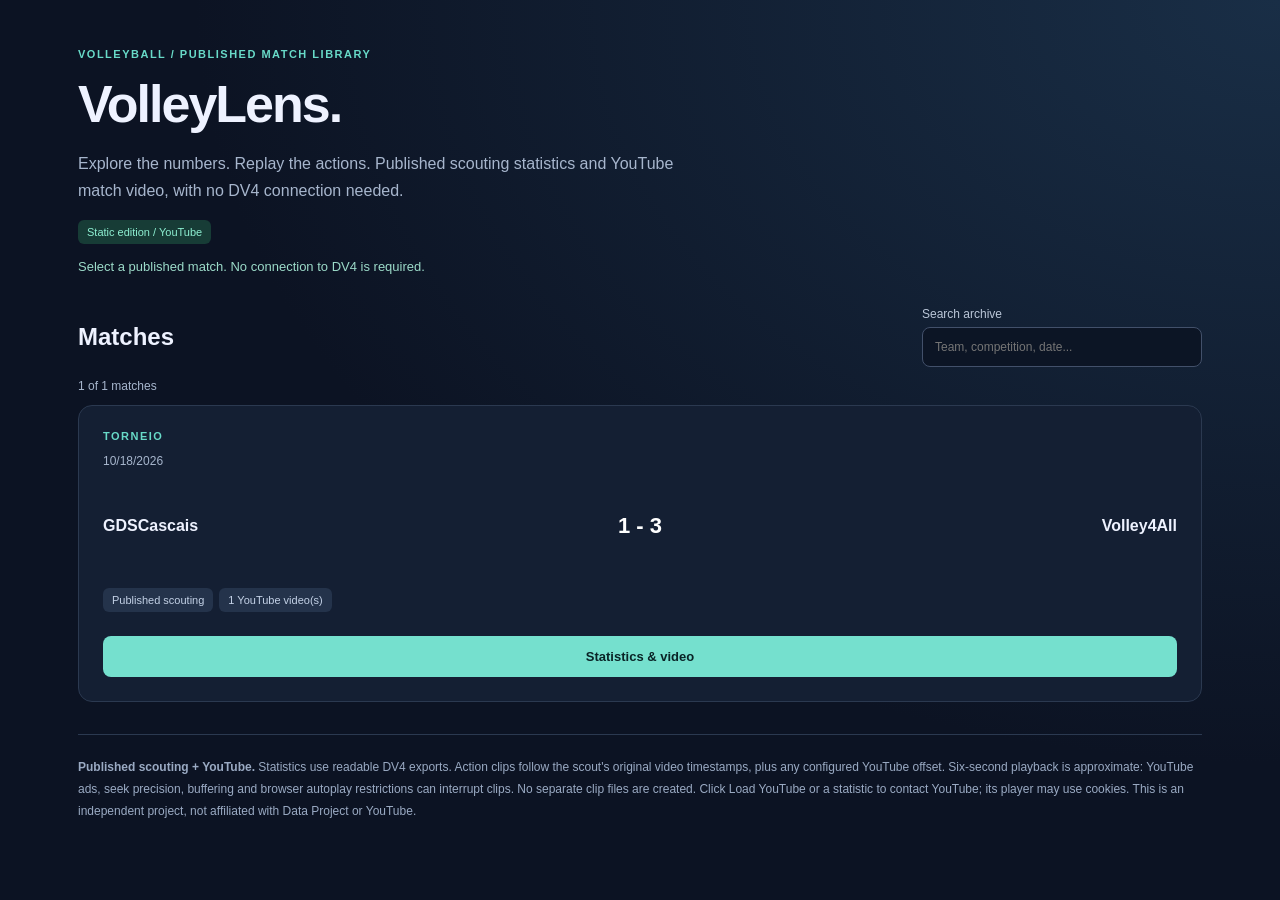
<file: docs/index.html>
<!doctype html>
<html lang="en">
<head>
  <meta charset="utf-8">
  <meta name="viewport" content="width=device-width, initial-scale=1">
  <meta name="referrer" content="strict-origin-when-cross-origin">
  <title>VolleyLens | Match library</title>
  <link rel="stylesheet" href="./style.css">
  <script src="./youtube.js" defer></script>
  <script src="./app.js" defer></script>
</head>
<body>
  <main>
    <header>
      <div class="eyebrow">VOLLEYBALL / PUBLISHED MATCH LIBRARY</div>
      <h1>VolleyLens.</h1>
      <p class="intro">Explore the numbers. Replay the actions. Published scouting statistics and YouTube match video, with no DV4 connection needed.</p>
      <span class="badge connected">Static edition / YouTube</span>
    </header>
    <p id="status" role="status" aria-live="polite">Loading match library...</p>
    <section id="library">
      <div class="toolbar">
        <h2>Matches</h2>
        <label class="search-label" for="search">Search archive<input id="search" type="search" placeholder="Team, competition, date..." autocomplete="off"></label>
      </div>
      <p id="result-count"></p>
      <div id="cards" class="cards"></div>
    </section>
    <section id="match" hidden aria-labelledby="match-title">
      <button id="back-library" type="button" class="secondary">Back to matches</button>
      <h2 id="match-title"></h2>
      <p id="match-info" class="muted"></p>
      <div id="match-content"></div>
    </section>
    <aside><strong>Published scouting + YouTube.</strong> Statistics use readable DV4 exports. Action clips follow the scout's original video timestamps, plus any configured YouTube offset. Six-second playback is approximate: YouTube ads, seek precision, buffering and browser autoplay restrictions can interrupt clips. No separate clip files are created. Click Load YouTube or a statistic to contact YouTube; its player may use cookies. This is an independent project, not affiliated with Data Project or YouTube.</aside>
  </main>
</body>
</html>
</file>
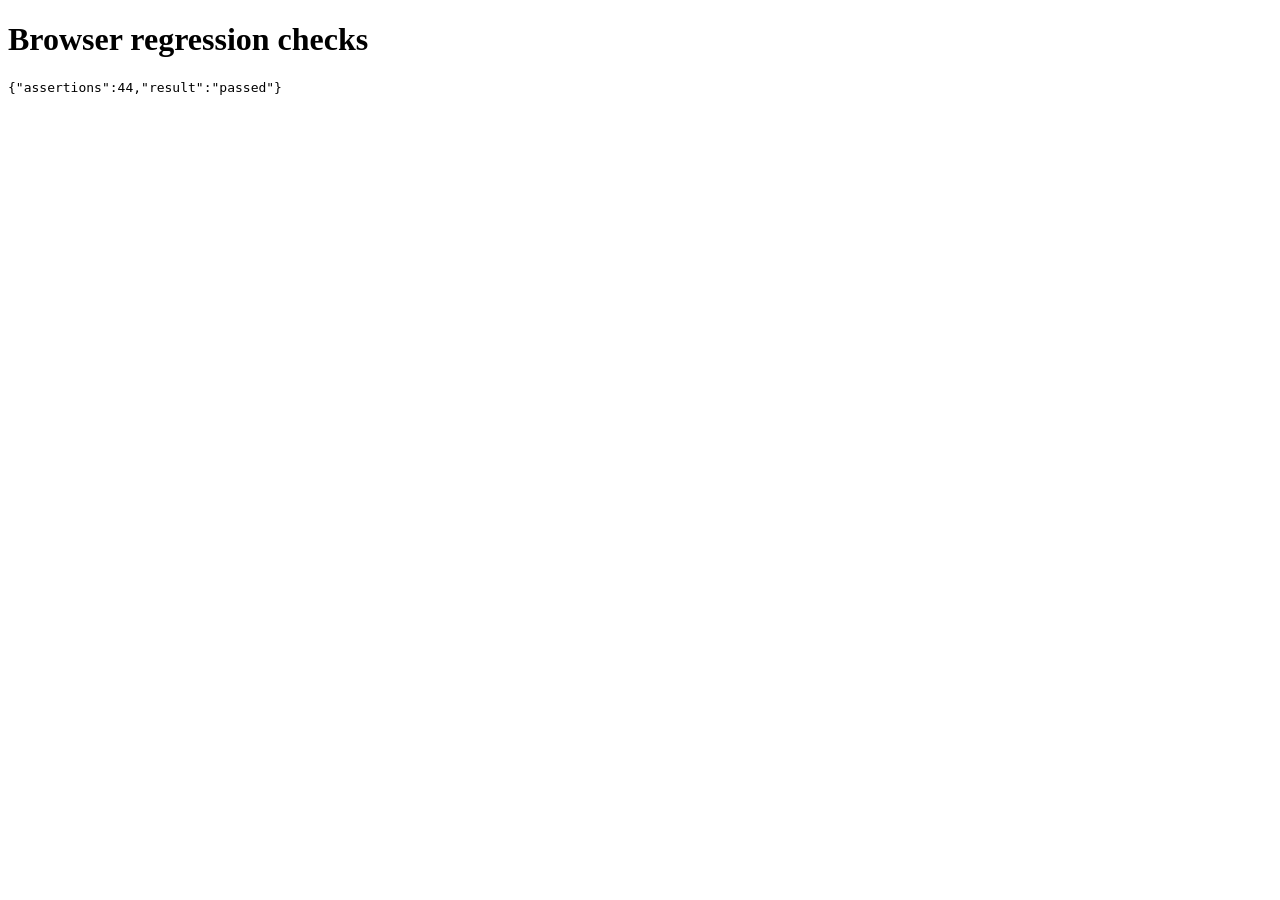
<file: browser-tests.html>
<!doctype html>
<html lang="en">
<head>
  <meta charset="utf-8">
  <title>VolleyLens static playback tests</title>
  <script src="./docs/youtube.js" defer></script>
  <script src="./test_youtube.js" defer></script>
</head>
<body><h1>Browser regression checks</h1><pre id="result">Running...</pre></body>
</html>
</file>
<file: docs/style.css>
:root { color-scheme: dark; font-family: "Segoe UI", Arial, sans-serif; background: #0c1323; color: #eef2ff; }
* { box-sizing: border-box; }
body { margin: 0; background: radial-gradient(ellipse at top right, #192e46, transparent 60%); min-height: 100vh; }
main { max-width: 1180px; margin: auto; padding: 48px 28px; }
h1 { font-size: clamp(32px, 5vw, 52px); letter-spacing: -2px; margin: 14px 0; }
h2 { margin: 8px 0; }
.eyebrow { color: #68dac8; font-size: 11px; font-weight: 700; letter-spacing: 1.5px; text-transform: uppercase; }
.intro, .muted, .server, #updated, #result-count { color: #a7b6cd; }
.intro { line-height: 1.7; max-width: 640px; }
.connection { display: flex; flex-wrap: wrap; align-items: center; justify-content: space-between; gap: 20px; margin-top: 30px; padding: 24px; background: #141f33; border: 1px solid #2b3950; border-radius: 16px; }
.server { font-size: 13px; margin-bottom: 0; }
label { display: block; font-size: 12px; color: #bac6d8; }
.row { display: flex; gap: 8px; margin-top: 7px; }
input { background: #0c1525; color: #fff; padding: 12px; border: 1px solid #42506a; border-radius: 8px; font: inherit; min-width: 0; }
button { background: #75e0ce; color: #0a2427; padding: 12px 16px; border: 1px solid transparent; border-radius: 8px; font: inherit; font-size: 13px; font-weight: 600; cursor: pointer; }
button.secondary { background: #1c2a42; border-color: #3a4962; color: #d8e6fa; }
button:hover { filter: brightness(1.13); }
button:disabled { opacity: .5; cursor: wait; }
button:focus-visible, input:focus-visible, select:focus-visible { outline: 2px solid #75e0ce; outline-offset: 3px; }
.badge { display: inline-block; font-size: 11px; padding: 6px 9px; background: #24334b; color: #c4d2e7; border-radius: 6px; }
.connected { background: #173c36; color: #8ef0d2; }
#status { min-height: 24px; color: #9cdbc9; font-size: 13px; line-height: 1.6; }
#status.error, .playback .error, .statistics .error, .stats-warning { color: #ffbfaa; }
.library-heading, .toolbar, .dialog-heading { display: flex; justify-content: space-between; align-items: center; gap: 16px; flex-wrap: wrap; margin-top: 26px; }
#updated { font-size: 12px; }
.tabs { display: flex; gap: 8px; }
.search-label input { display: block; margin-top: 6px; width: 280px; max-width: 100%; }
#result-count { font-size: 12px; }
.cards { display: grid; grid-template-columns: repeat(auto-fit, minmax(290px, 1fr)); gap: 16px; }
.card { background: #141f33; border: 1px solid #2b3950; border-radius: 14px; padding: 24px; }
.card .eyebrow { overflow-wrap: anywhere; }
.card p { font-size: 12px; }
.teams { display: grid; grid-template-columns: 1fr auto 1fr; align-items: center; gap: 14px; min-height: 92px; }
.teams h3 { font-size: 16px; line-height: 1.4; overflow-wrap: anywhere; }
.teams h3:last-child { text-align: right; }
.score { font-size: 22px; font-weight: 700; color: #fff; }
.badges { display: flex; flex-wrap: wrap; gap: 6px; margin: 16px 0 24px; }
.card button { width: 100%; }
aside { margin-top: 32px; border-top: 1px solid #2b3950; padding-top: 22px; color: #9aaac3; font-size: 12px; line-height: 1.8; }
dialog { background: #141f33; color: #eef2ff; border: 1px solid #40516b; border-radius: 16px; padding: 26px; width: min(1280px, 96vw); max-height: 90vh; }
dialog::backdrop { background: #000a; }
.dialog-heading { margin-top: 0; }
dl { display: grid; grid-template-columns: 1fr 1.5fr; gap: 14px; font-size: 13px; }
dt { color: #a7b6cd; }
dd { margin: 0; white-space: pre-wrap; overflow-wrap: anywhere; }
.empty { color: #bac6d8; padding: 30px 0; }
.playback { margin: 20px 0; }
.playback select { display: block; width: 100%; background: #0c1525; color: #eef2ff; padding: 12px; margin: 8px 0 12px; border: 1px solid #42506a; border-radius: 8px; }
.playback video { display: block; width: 100%; max-height: 58vh; margin-top: 16px; background: #000; border-radius: 8px; }
.playback.clip-mode video { max-height: 38vh; }
.playback p { font-size: 13px; line-height: 1.6; }
.youtube-mount { aspect-ratio: 16 / 9; width: 100%; background: #000; border-radius: 8px; overflow: hidden; margin-top: 16px; }
.youtube-mount iframe { display: block; width: 100%; height: 100%; border: 0; min-height: 200px; }
.external-video { display: inline-block; color: #8ef0d2; margin: 0 0 16px; }
#match { margin-top: 28px; }
#match-title { margin-top: 22px; }
.clip-controls { display: flex; flex-wrap: wrap; gap: 8px; }
.action-playlist { border: 1px solid #34445e; border-radius: 8px; padding: 16px; margin-top: 16px; }
.action-playlist h4 { margin: 0 0 12px; color: #75e0ce; }
.clip-list { list-style: none; padding: 0; max-height: 230px; overflow-y: auto; margin-bottom: 0; }
.clip-list button { width: 100%; text-align: left; margin: 4px 0; }
.clip-list button[aria-current="true"] { border-color: #75e0ce; background: #173c36; color: #b1f5e5; }
.stat-link { padding: 2px 3px; border-radius: 3px; background: transparent; color: #8ef0d2; text-decoration: underline dotted; font: inherit; }
.stat-link:hover { background: #264b4d; text-decoration-style: solid; }
.statistics { margin: 28px 0; border-top: 1px solid #34445e; padding-top: 14px; }
.statistics p { font-size: 13px; line-height: 1.6; }
.stats-controls { display: flex; flex-wrap: wrap; gap: 16px; margin: 16px 0; }
.stats-controls select { display: block; min-width: 180px; max-width: 100%; background: #0c1525; color: #eef2ff; padding: 10px; margin-top: 6px; border: 1px solid #42506a; border-radius: 8px; }
.stats-table-wrap { overflow-x: auto; margin: 20px 0; border: 1px solid #34445e; border-radius: 8px; }
.stats-table { width: 100%; border-collapse: collapse; font-size: 12px; font-variant-numeric: tabular-nums; }
.stats-table caption { text-align: left; font-weight: 700; font-size: 14px; padding: 14px; color: #75e0ce; }
.stats-table th, .stats-table td { text-align: right; white-space: nowrap; padding: 10px 8px; border-top: 1px solid #2b3950; }
.stats-table th[scope="row"] { text-align: left; }
.stats-table thead, .team-total { background: #1c2a42; }
.stats-table tbody tr:nth-child(even) { background: #17243a; }
.stats-table tbody tr:hover { background: #243650; }
.stat-formulas, .skill-grades { margin: 14px 0; font-size: 13px; color: #bac6d8; }
.stat-formulas summary, .skill-grades summary { cursor: pointer; padding: 8px 0; }
[hidden] { display: none !important; }
@media (max-width: 540px) { main { padding: 28px 16px; } .connection { padding: 18px; } form, .search-label, .search-label input { width: 100%; } .row input { flex: 1; width: 100%; } .cards { grid-template-columns: 1fr; } }
</file>
